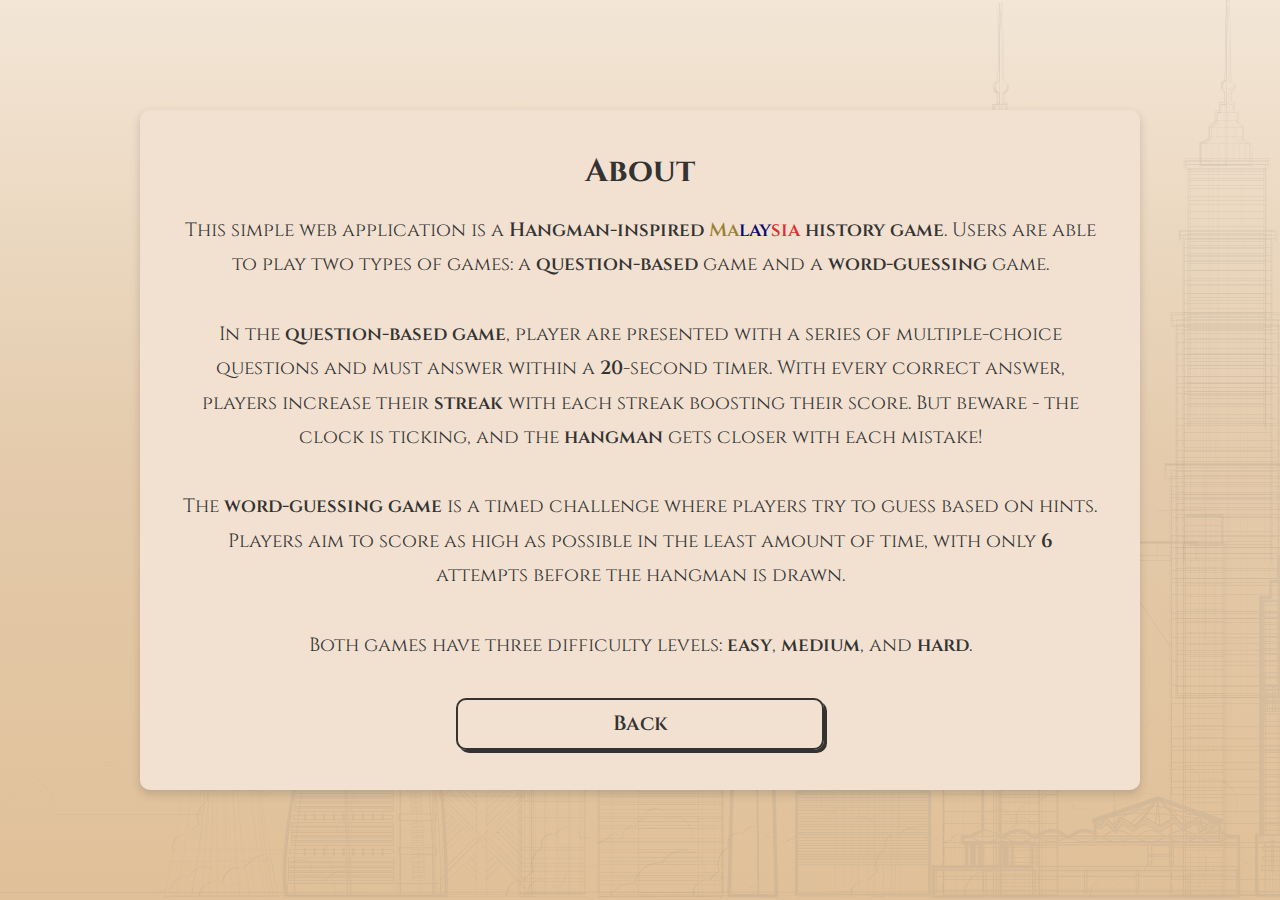
<file: src/main/resources/static/html/about.html>
<!DOCTYPE html>
<html lang="en">

<head>
  <meta charset="UTF-8">
  <meta name="viewport" content="width=device-width, initial-scale=1.0">
  <title>About</title>
  <link rel="stylesheet" href="../styles/styles.css">
  <link rel="stylesheet" href="../styles/about.css">
  <link rel="icon" type="image/svg+xml" href="../images/malaysia-flag-rounded.svg">
</head>

<body>
  <div class="background-decoration"></div>
  <div class="about-container">
    <h1 class="about-title">About</h1>
    <p class="about-text">This simple web application is a <span class="about-highlight">Hangman-inspired <span
          style="color: #9A8033;">Ma</span><span style="color: #08086d;">lay</span><span
          style="color: #df2d2e;">sia</span>
        history game</span>. Users are able to play two types of
      games: a <span class="about-highlight">question-based</span> game and a <span
        class="about-highlight">word-guessing</span> game.<br /><br />In the <span
        class="about-highlight">question-based
        game</span>, player are presented with a series of multiple-choice questions and must answer within a <span
        class="about-highlight">20</span>-second
      timer. With every correct answer, players increase their <span class="about-highlight">streak</span> with each
      streak boosting their score. But beware
      - the clock is ticking, and the <span class="about-highlight">hangman</span> gets closer with each
      mistake!<br /><br />The
      <span class="about-highlight">word-guessing game</span> is a timed challenge where players try to guess based on
      hints. Players aim to score as high as possible in the least amount of time, with only <span
        class="about-highlight">6</span> attempts before the
      hangman is drawn.<br /><br />Both games have three difficulty levels: <span class="about-highlight">easy</span>,
      <span class="about-highlight">medium</span>, and <span class="about-highlight">hard</span>.
    </p>
    <audio id="button-audio" src="../audio/button-click.wav"></audio>
    <div class="back-button-container">
      <button class="back-button" onclick="backToMainMenu()">Back</button>
    </div>
  </div>
  <script src="../scripts/shared.js"></script>
  <script src="../scripts/about.js"></script>
</body>

</html>
</file>
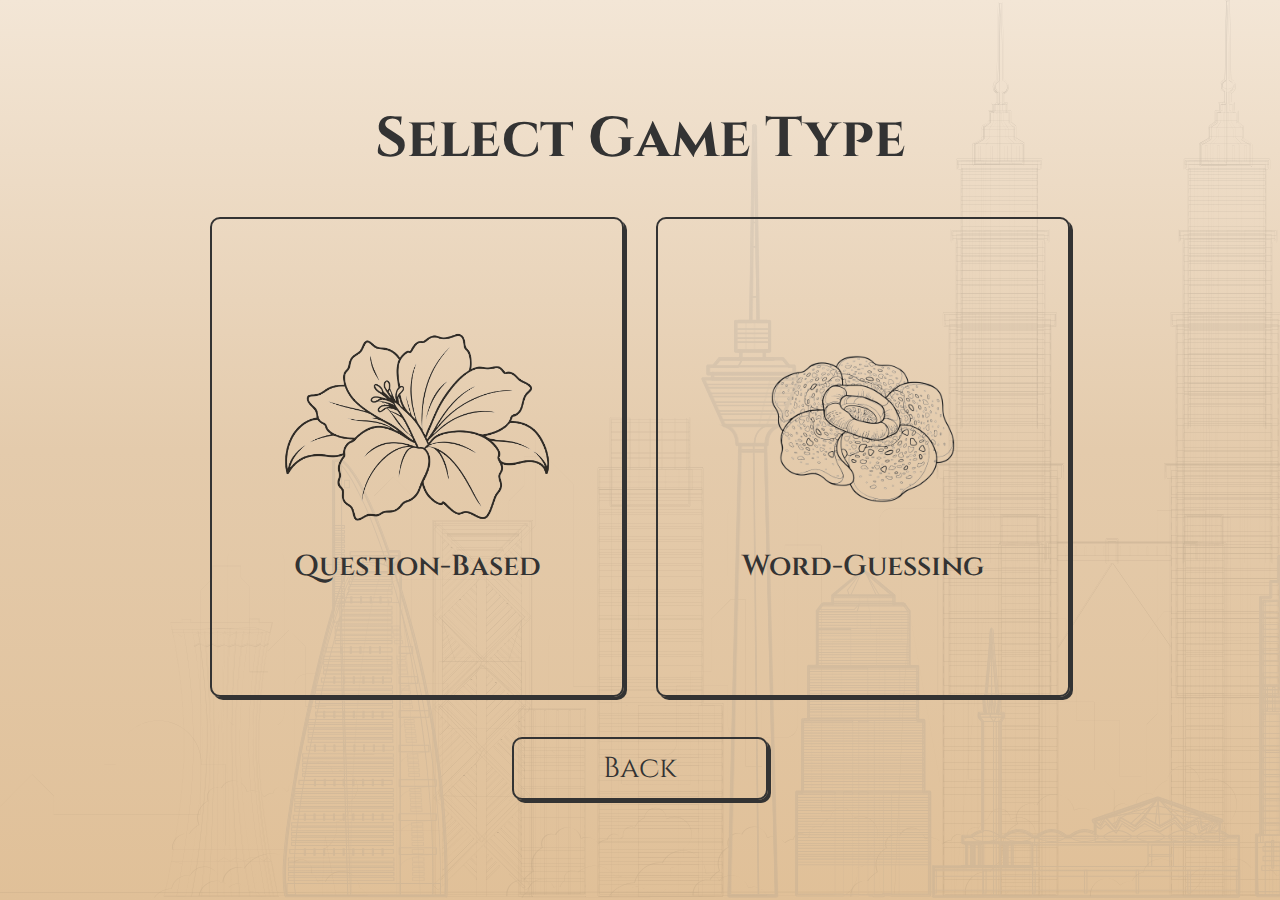
<file: src/main/resources/static/html/game-type.html>
<!DOCTYPE html>
<html lang="en">
<head>
  <meta charset="UTF-8">
  <meta name="viewport" content="width=device-width, initial-scale=1.0">
  <link rel="stylesheet" href="../styles/styles.css">
  <link rel="stylesheet" href="../styles/game-type.css">
  <link rel="icon" type="image/svg+xml" href="../images/malaysia-flag-rounded.svg">
  <title>Document</title>
</head>
<body>  
  <div class="background-decoration"></div>
    <h1 class="game-type-title">Select Game Type</h1>
    <div class="game-type-button-container">
      <audio id="button-audio" src="../audio/button-click.wav"></audio>
      <button class="game-type-button" onclick="playButtonAudio(); selectGameType('question')">
        <div class="game-type-icon question-icon"></div>
        Question-Based
      </button>
      <button class="game-type-button" onclick="playButtonAudio(); selectGameType('word')">
        <div class="game-type-icon word-icon"></div>
        Word-Guessing
      </button>
    </div>
    <button class="back-button" onclick="backToMenu()">Back</button>
    <script src="../scripts/game-type.js"></script>
    <script src="../scripts/shared.js"></script>
</body>
</html>
</file>
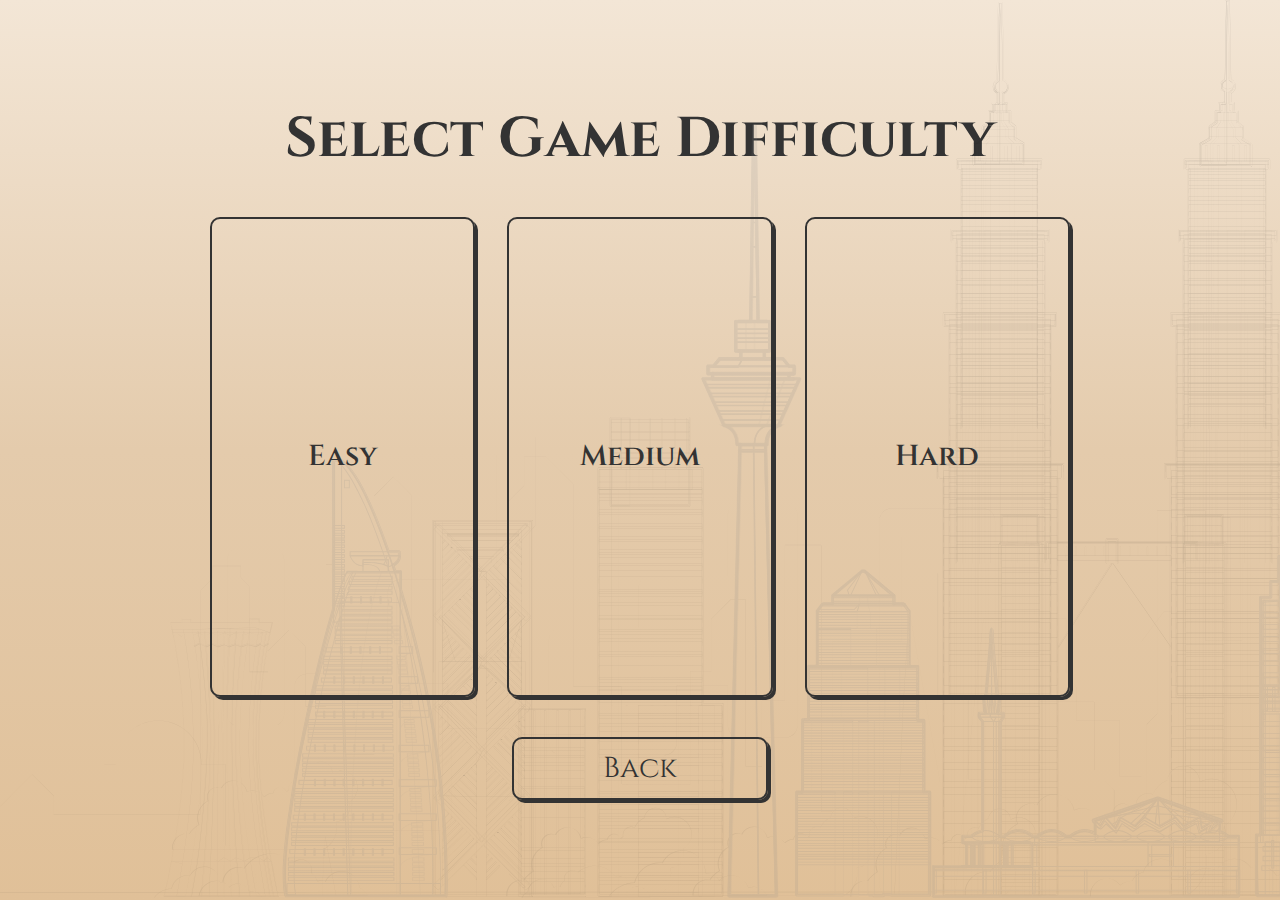
<file: src/main/resources/static/html/question-difficulty.html>
<html lang="en">

<head>
  <meta charset="UTF-8">
  <meta name="viewport" content="width=device-width, initial-scale=1.0">
  <title>Game Difficulty</title>
  <link rel="stylesheet" href="../styles/styles.css">
  <link rel="stylesheet" href="../styles/game-difficulty.css">
  <link rel="icon" type="image/svg+xml" href="../images/malaysia-flag-rounded.svg">
</head>

<body>
  <div class="background-decoration"></div>
  <h1 class="game-difficulty-title">Select Game Difficulty</h1>
  <div class="game-difficulty-button-container">
    <audio id="button-audio" src="../audio/button-click.wav"></audio>
    <button class="game-difficulty-button" onclick="playButtonAudio(); startQuestionGame('easy')">
      <div class="game-difficulty-icon">
        <!-- <img src="../images/easy.png" alt="easy-icon" height="200px"> -->
      </div>
      Easy
    </button>
    <button class="game-difficulty-button" onclick="playButtonAudio(); startQuestionGame('medium')">
      <div class="game-difficulty-icon">
        <!-- <img src="../images/medium.png" alt="medium-icon" height="200px"> -->
      </div>
      Medium
    </button>
    <button class="game-difficulty-button" onclick="playButtonAudio(); startQuestionGame('hard')">
      <div class="game-difficulty-icon">
        <!-- <img src="../images/hard.png" alt="hard-icon" height="200px"> -->
      </div>
      Hard
    </button>
  </div>
  <button class="back-button" onclick="backToGameType()">Back</button>
  <script src="../scripts/shared.js"></script>
  <script src="../scripts/game-difficulty.js"></script>
</body>

</html>
</file>
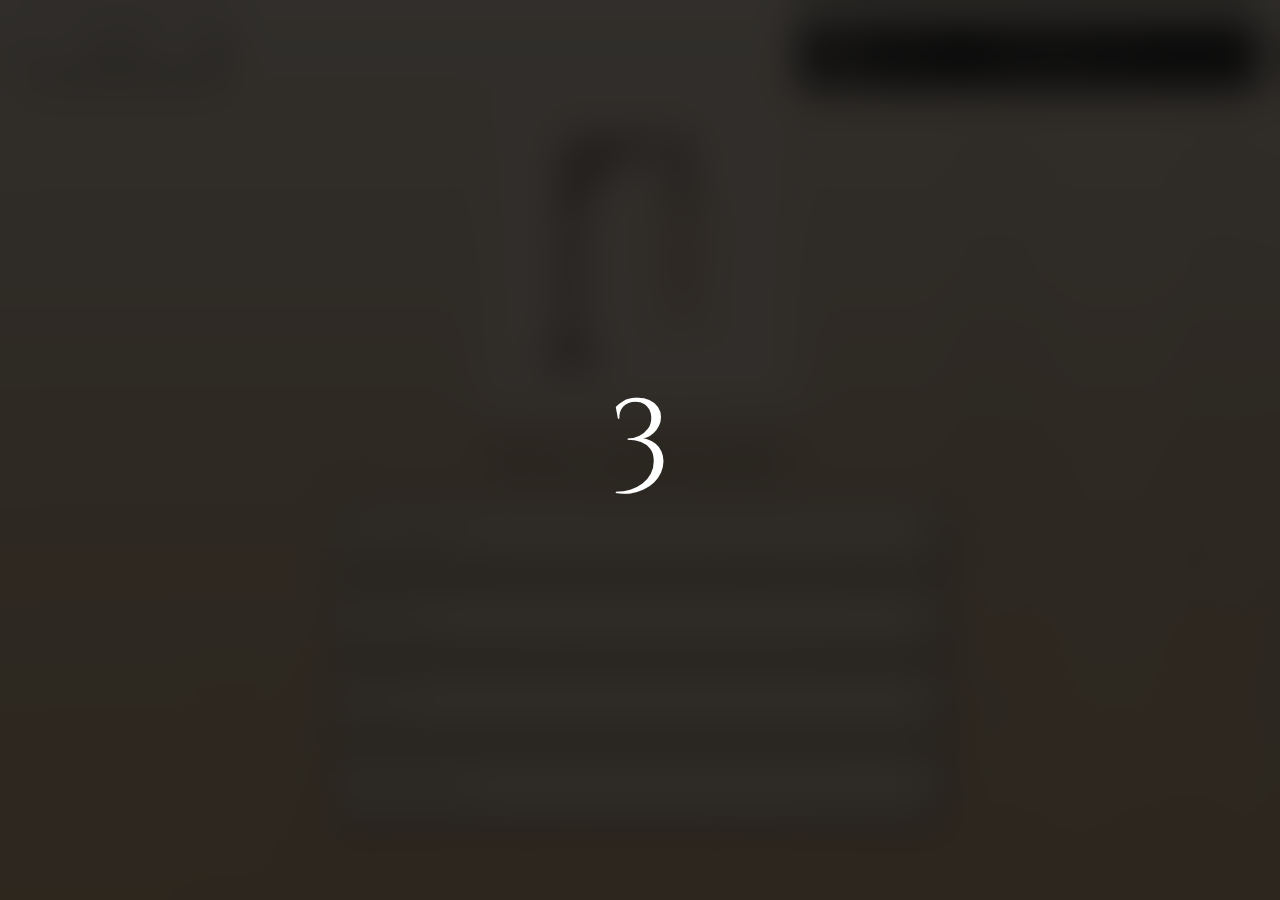
<file: src/main/resources/static/html/question-game.html>
<!DOCTYPE html>
<html lang="en">

<head>
  <meta charset="UTF-8">
  <meta name="viewport" content="width=device-width, initial-scale=1.0">
  <title>Document</title>
  <link rel="stylesheet" href="../styles/styles.css">
  <link rel="stylesheet" href="../styles/game-common.css">
  <link rel="stylesheet" href="../styles/question-game.css">
  <link rel="icon" type="image/svg+xml" href="../images/malaysia-flag-rounded.svg">
</head>

<body>
  <div class="background-decoration"></div>
  <audio id="clock-ticking-audio" src="../audio/clock-ticking.mp3"></audio>
  <button class="back-button" onclick="backToGameDifficulty()">Back</button>
  <div class="hud-container">
    <div class="timer-container">
      <div class="timer-logo"></div>
      <div class="timer-number">20</div>
    </div>
    <div class="score-container">
      <div class="score-text">Score</div>
      <div class="score-number">0</div>
    </div>
  </div>
  <div class="hang-man-container">
    <div class="hang-man-image"></div>
  </div>
  <div class="question-container">
    <div class="question-text">What is Malaysia?</div>
  </div>
  <audio id="correct-audio" src="../audio/right-answer.mp3"></audio>
  <audio id="wrong-audio" src="../audio/wrong-answer.mp3"></audio>
  <audio id="streak-audio" src="../audio/Sweet.wav"></audio>
  <audio id="streak-audio-2" src="../audio/Great.wav"></audio>
  <audio id="streak-audio-3" src="../audio/Awesome.wav"></audio>
  <div class="answer-container">
    <div class="answer-card answer-text">A country</div>
    <div class="answer-card answer-text">A state</div>
    <div class="answer-card answer-text">A city</div>
    <div class="answer-card answer-text">A postcode</div>
  </div>
  <audio id="button-audio" src="../audio/button-click.wav"></audio>
  <audio id="game-over-audio" src="../audio/brass-fail.mp3"></audio>
  <audio id="game-win-audio" src="../audio/victory-sound.mp3"></audio>
  <audio id="game-win-audio-2" src="../audio/YouWin.wav"></audio>
  <div class="modal" id="game-modal" style="display: none;">
    <div class="modal-content">
      <h2 class="modal-title" id="modal-title">Game Over</h2>
      <p class="modal-text">Your score is <span class="score" id="modal-score">0</span></p>
      <div class="modal-buttons">
        <button class="modal-button" id="play-again-button" onclick="playAgain()">Play Again</button>
        <button class="modal-button" id="back-to-menu-button" onclick="backToMenu()">Back to Menu</button>
      </div>
    </div>
  </div>
  <audio id="countdown-audio" src="../audio/countdown.mp3"></audio>
  <div class="countdown-container">
    <div class="countdown-text">3</div>
  </div>
  <script src="../scripts/shared.js"></script>
  <script src="../scripts/question-game.js"></script>
</body>

</html>
</file>
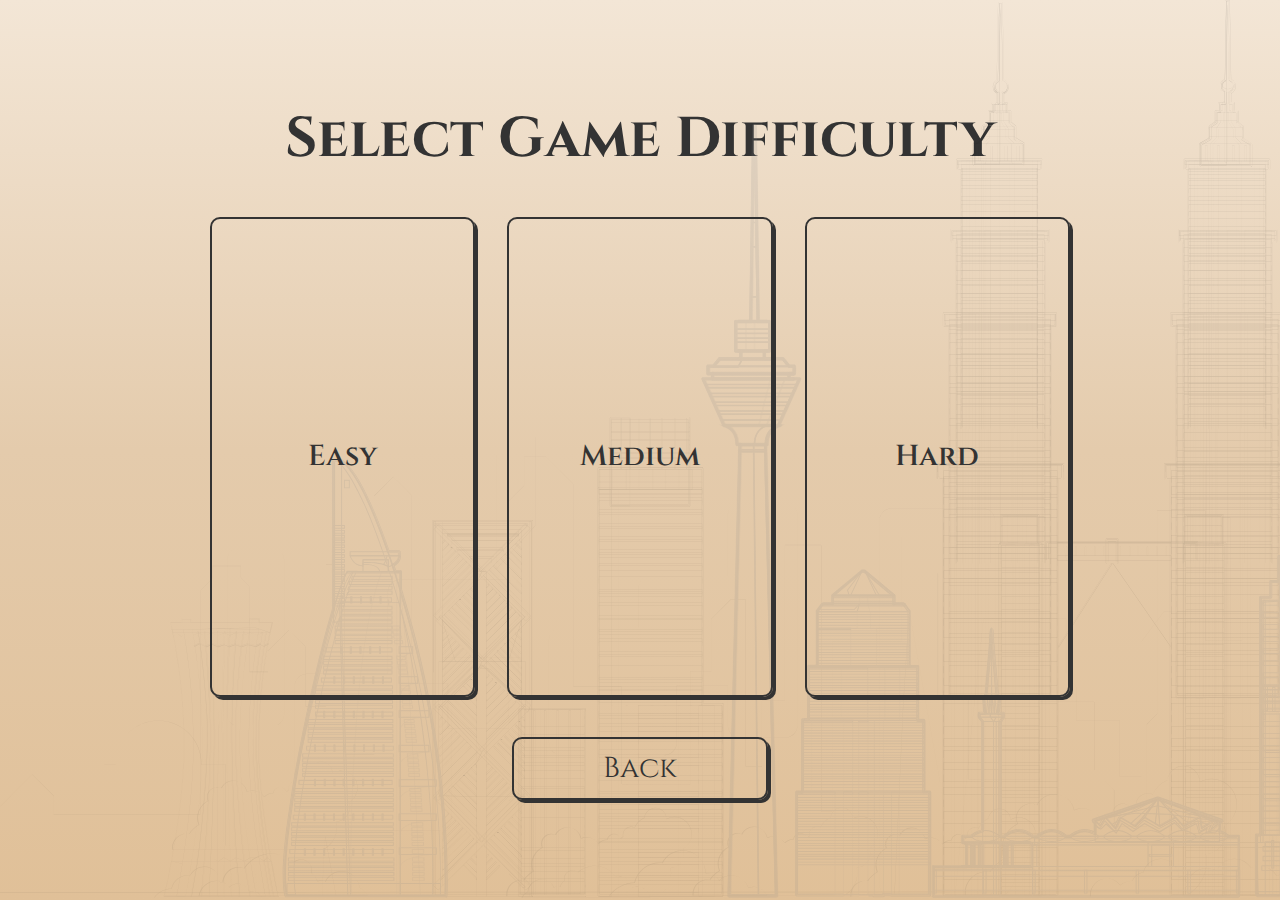
<file: src/main/resources/static/html/word-difficulty.html>
<html lang="en">

<head>
  <meta charset="UTF-8">
  <meta name="viewport" content="width=device-width, initial-scale=1.0">
  <title>Game Difficulty</title>
  <link rel="stylesheet" href="../styles/styles.css">
  <link rel="stylesheet" href="../styles/game-difficulty.css">
  <link rel="icon" type="image/svg+xml" href="../images/malaysia-flag-rounded.svg">
</head>

<body>
  <div class="background-decoration"></div>
  <h1 class="game-difficulty-title">Select Game Difficulty</h1>
  <div class="game-difficulty-button-container">
    <audio id="button-audio" src="../audio/button-click.wav"></audio>
    <button class="game-difficulty-button" onclick="playButtonAudio(); startWordGame('easy')">
      <div class="game-difficulty-icon">
        <!-- <img src="../images/easy.png" alt="easy-icon" height="200px"> -->
      </div>
      Easy
    </button>
    <button class="game-difficulty-button" onclick="playButtonAudio(); startWordGame('medium')">
      <div class="game-difficulty-icon">
        <!-- <img src="../images/medium.png" alt="medium-icon" height="200px"> -->
      </div>
      Medium
    </button>
    <button class="game-difficulty-button" onclick="playButtonAudio(); startWordGame('hard')">
      <div class="game-difficulty-icon">
        <!-- <img src="../images/hard.png" alt="hard-icon" height="200px"> -->
      </div>
      Hard
    </button>
  </div>
  <button class="back-button" onclick="backToGameType()">Back</button>
  <script src="../scripts/shared.js"></script>
  <script src="../scripts/game-difficulty.js"></script>
</body>

</html>
</file>
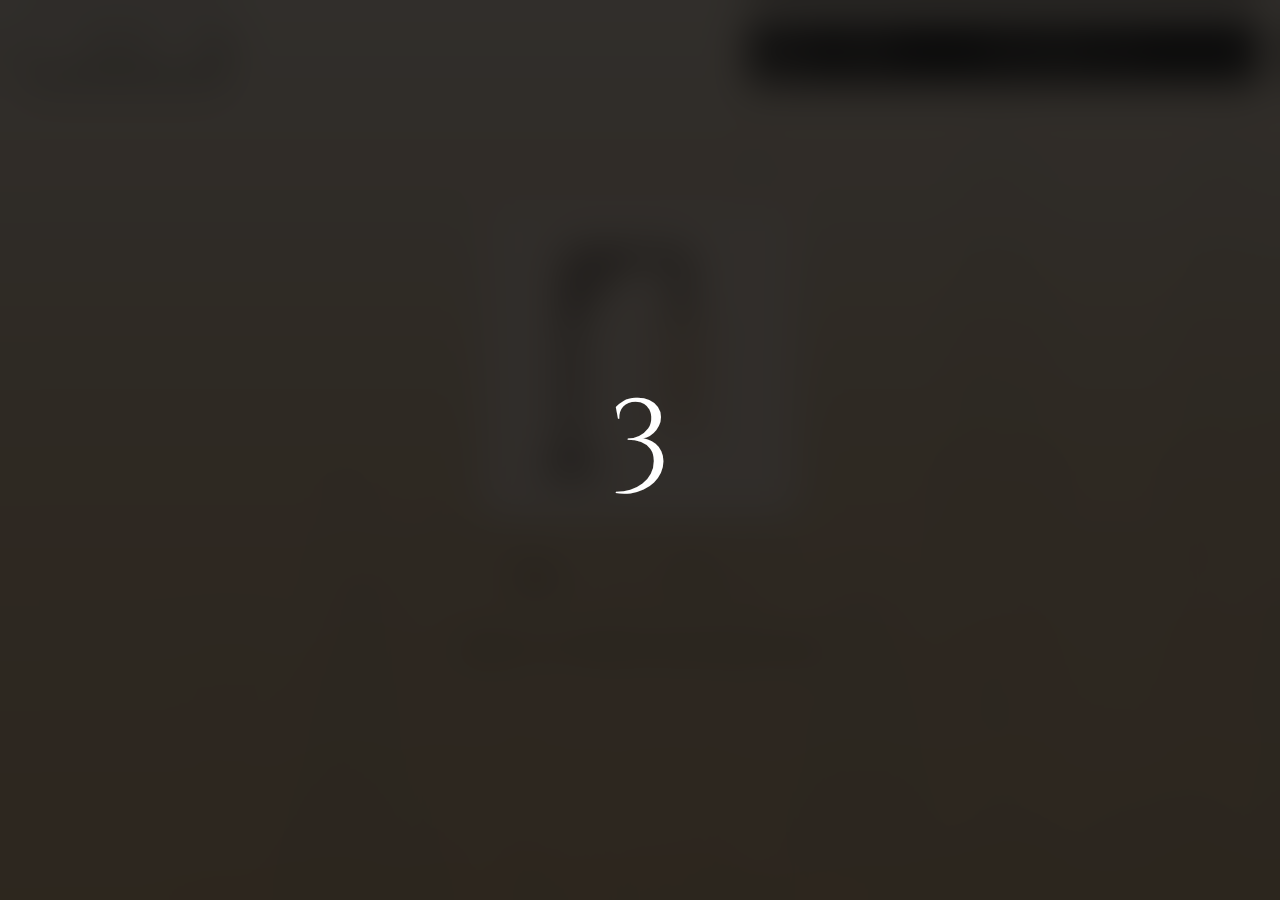
<file: src/main/resources/static/html/word-game.html>
<!DOCTYPE html>
<html lang="en">

<head>
  <meta charset="UTF-8">
  <meta name="viewport" content="width=device-width, initial-scale=1.0">
  <title>Word Game</title>
  <link rel="stylesheet" href="../styles/styles.css">
  <link rel="stylesheet" href="../styles/game-common.css">
  <link rel="stylesheet" href="../styles/word-game.css">
  <link rel="icon" type="image/svg+xml" href="../images/malaysia-flag-rounded.svg">
</head>

<body>
  <div class="background-decoration"></div>
  <div class="back-button" onclick="backToGameDifficulty()">Back</div>
  <div class="hud-container">
    <div class="timer-container">
      <div class="timer-logo"></div>
      <div class="timer-number">0:00</div>
    </div>
    <div class="score-container">
      <div class="score-text">Score</div>
      <div class="score-number">0</div>
    </div>
  </div>
  <div class="hang-man-container">
    <div class="hang-man-image"></div>
  </div>
  <div class="word-container">
    <div class="word-text">M _ _ _ _ S _ _</div>
  </div>
  <div class="hint-container">
    <div class="hint-text">Hint: A country in Southeast Asia</div>
  </div>
  <audio id="correct-audio" src="../audio/right-answer.mp3"></audio>
  <audio id="wrong-audio" src="../audio/wrong-answer.mp3"></audio>
  <div class="keyboard-container">
  </div>
  <audio id="button-audio" src="../audio/button-click.wav"></audio>
  <audio id="game-over-audio" src="../audio/brass-fail.mp3"></audio>
  <audio id="game-win-audio" src="../audio/victory-sound.mp3"></audio>
  <audio id="game-win-audio-2" src="../audio/YouWin.wav"></audio>
  <div class="modal" id="game-modal" style="display: none;">
    <div class="modal-content">
      <h2 class="modal-title" id="modal-title">Game Over</h2>
      <p class="modal-text">Your score is <span class="score" id="modal-score">0</span></p>
      <div class="modal-buttons">
        <button class="modal-button" id="play-again-button" onclick="playAgain()">Play Again</button>
        <button class="modal-button" id="back-to-menu-button" onclick="backToMenu()">Back to Menu</button>
      </div>
    </div>
  </div>
  <audio id="countdown-audio" src="../audio/countdown.mp3"></audio>
  <div class="countdown-container">
    <div class="countdown-text">3</div>
  </div>
  <script src="../scripts/shared.js"></script>
  <script src="../scripts/word-game.js"></script>
</body>

</html>
</file>
<file: src/main/resources/static/styles/styles.css>
@import url('https://fonts.googleapis.com/css2?family=Bungee&display=swap');

@import url('https://fonts.googleapis.com/css2?family=Cinzel:wght@400;700&display=swap');

* {
  margin: 0;
  padding: 0;
  box-sizing: border-box;
}

html, body {
  position: relative;
  background: linear-gradient(to top, #e0c098, #e4cbac, #f3e6d6);
  min-height: 100vh;
  width: 100%;
  display: flex;
  flex-direction: column;
  justify-content: center;
  align-items: center;
  font-family: 'Cinzel', serif;
}

.background-decoration {
  position: absolute;
  background-image: url(../images/ethkl-background.svg);
  background-size: cover;
  background-repeat: no-repeat;
  width: 100%;
  height: 100%;
}

.modal {
  position: fixed;
  left: 0;
  top: 0;
  right: 0;
  bottom: 0;
  width: 100%;
  height: 100%;
  overflow: auto;
  background-color: rgba(0, 0, 0, 0.4);
  z-index: 10;
  display: flex;
  justify-content: center;
  align-items: center;
}

.modal-content {
  margin: 10% auto;
  padding: 40px 20px;
  width: calc(100% - 40px);
  max-width: 480px;
  min-height: 500px;
  background-color: #f5e4d7;
  border-radius: 10px;
  box-shadow: 0 4px 10px rgba(51, 51, 51, 0.2);
  display: flex;
  flex-direction: column;
  justify-content: center;
  gap: 40px;
}

.modal-title {
  font-size: 2.5rem;
  color: #333;
  text-align: center;
}

.modal-text {
  font-size: 1.5rem;
  color: #333;
  text-align: center;
}

.modal-description {
  font-size: 1.2rem;
  color: #333;
  text-align: center;
}

.score {
  font-size: 1.8rem;
  color: #333;
  margin-bottom: 20px;
  text-align: center;
}

.modal-buttons {
  display: flex;
  flex-direction: column;
  justify-content: center;
  align-items: center;
  gap: 20px;
}

.modal-button {
  width: 70%;
  padding: 10px 20px;
  font-family: 'Cinzel', serif !important;
  font-size: 1.3rem;
  font-weight: 600;
  background-color: transparent;
  color: #333;
  border: 2px solid #333;
  border-radius: 10px;
  box-shadow: 3px 3px #333;
  cursor: pointer;
}

.modal-button:active {
  box-shadow: none;
  transform: translate(3px, 3px);
}

/* width */
::-webkit-scrollbar {
  width: 4px;
}

/* Track */
::-webkit-scrollbar-track {
  background: #f2e1d1;
}

/* Handle */
::-webkit-scrollbar-thumb {
  background: #333;
}

/* Handle on hover */
::-webkit-scrollbar-thumb:hover {
  background: #888;
}
</file>
<file: src/main/resources/static/styles/about.css>
.about-container {
  display: flex;
  flex-direction: column;
  justify-content: center;
  align-items: center;
  width: 100%;
  max-width: 1000px;
  margin: 20px auto;
  padding: 40px;
  border-radius: 10px;
  background-color: #f2e1d1;
  box-shadow: 0 4px 10px rgba(51, 51, 51, 0.2);
  z-index: 1;
}

.about-title {
  font-size: 2rem;
  color: #333;
  text-align: center;
  margin-bottom: 20px;
}

.about-text {
  font-size: 1.2rem;
  color: #333;
  text-align: center;
  line-height: 1.8;
}

.about-highlight {
  font-weight: 600;
  color: #333;
}

.back-button-container {
  width: 100%;
  display: flex;
  justify-content: center;
  align-items: center;
  margin-top: 36px;
}

.back-button {
  width: 40%;
  padding: 10px 20px;
  font-family: 'Cinzel', serif !important;
  font-size: 1.3rem;
  font-weight: 600;
  background-color: transparent;
  color: #333;
  border: 2px solid #333;
  border-radius: 10px;
  box-shadow: 3px 3px #333;
  cursor: pointer;
}

.back-button:active {
  box-shadow: none;
  transform: translate(3px, 3px);
}
</file>
<file: src/main/resources/static/styles/game-type.css>
.game-type-title {
  font-size: 3.5rem;
  color: #333;
  text-align: center;
  margin-bottom: 20px;
}

.game-type-button-container {
  width: calc(100% - 40px);
  max-width: 900px;
  display: flex;
  gap: 2rem;
  padding: 20px;
  justify-content: center;
}

.game-type-button {
  position: relative;
  min-height: 480px;
  font-family: 'Cinzel', serif !important;
  flex-grow: 1;
  flex-basis: calc(50% - 2rem);
  font-size: 1.8rem;
  font-weight: 600;
  color: #333;
  border-radius: 10px;
  border: 2px solid #333;
  background: transparent;
  box-shadow: 3px 3px #333;
  cursor: pointer;
}

.game-type-button:active {
  box-shadow: none;
  transform: translate(3px, 3px);
}

.game-type-icon {
  background-repeat: no-repeat;
  background-size: contain;
  background-position: center;
  width: 100%;
  height: 200px;
  aspect-ratio: 1; 
  margin-bottom: 20px;
}

.question-icon {
  background-image: url(../images/hibiscus-malaysia.png);
  opacity: 0.8;
}

.word-icon {
  background-image: url(../images/rafflesia-malaysia.png);
  opacity: 1;
}

.back-button {
  font-family: 'Cinzel', serif !important;
  width: 20%;
  margin-top: 20px;
  font-size: 1.8rem;
  background-color: transparent;
  color: #333;
  border: 2px solid #333;
  border-radius: 10px;
  padding: 10px 20px;
  box-shadow: 3px 3px #333;
  cursor: pointer;
  z-index: 1;
  display: flex;
  justify-content: center;
  align-items: center;
}

.back-button:active {
  box-shadow: none;
  transform: translate(3px, 3px);
}
</file>
<file: src/main/resources/static/styles/game-difficulty.css>
.game-difficulty-title {
  font-size: 3.5rem;
  color: #333;
  margin-bottom: 20px;
}

.game-difficulty-button-container {
  width: calc(100% - 40px);
  max-width: 900px;
  display: flex;
  flex-direction: row;
  gap: 2rem;
  padding: 20px;
  justify-content: center;
}

.game-difficulty-button {
  position: relative;
  font-family: 'Cinzel', serif !important;
  flex-grow: 1;
  flex-basis: calc(33.33% - 2rem);
  min-height: 480px;
  font-size: 1.8rem;
  font-weight: 600;
  background-color: transparent;
  color: #333;
  border: 2px solid #333;
  border-radius: 10px;
  box-shadow: 3px 3px #333;
  cursor: pointer;
}

.game-difficulty-button:active {
  box-shadow: none;
  transform: translate(3px, 3px);
}

.back-button {
  font-family: 'Cinzel', serif !important;
  width: 20%;
  margin-top: 20px;
  font-size: 1.8rem;
  background-color: transparent;
  color: #333;
  border: 2px solid #333;
  border-radius: 10px;
  padding: 10px 20px;
  box-shadow: 3px 3px #333;
  cursor: pointer;
  z-index: 1;
  display: flex;
  justify-content: center;
  align-items: center;
}

.back-button:active {
  box-shadow: none;
  transform: translate(3px, 3px);
}
</file>
<file: src/main/resources/static/styles/game-common.css>
.countdown-container {
  position: absolute;
  top: 0;
  left: 0;
  width: 100%;
  height: 100%;
  background-color: rgba(0, 0, 0, 0.8);
  backdrop-filter: blur(20px);
  display: flex;
  justify-content: center;
  align-items: center;
  z-index: 100;
}

.countdown-text {
  font-size: 8rem;
  color: white;
}
</file>
<file: src/main/resources/static/styles/question-game.css>
.hang-man-container {
  display: flex;
  justify-content: center;
  align-items: center;
  background: #f2e1d1;
  border-radius: 10px;
  padding: 20px;
  margin: 10px;
  box-shadow: 0 4px 10px rgba(51, 51, 51, 0.2);
  z-index: 1;
}

.hang-man-image {
  background-image: url(../images/hangman-default.png);
  background-size: contain;
  background-repeat: no-repeat;
  background-position: center;
  width: 100%;
  max-width: 280px;
  height: 280px;
  aspect-ratio: 1;
}

.question-container {
  text-align: center;
  margin: 20px;
  z-index: 1;
}

.question-text {
  font-size: 2rem;
  color: #333;
}

.answer-container {
  width: calc(100% - 40px);
  max-width: 600px;
  display: flex;
  flex-direction: column;
  gap: 15px;
  justify-content: center;
  z-index: 1;
}

.answer-card {
  /* width: 100%;
  background-color: #f2e1d1;
  border-radius: 5px;
  padding: 20px;
  text-align: center;
  cursor: pointer;
  box-shadow: 0 4px 10px rgba(51, 51, 51, 0.2);
  transition: transform 0.3s; */

  padding: 20px;
  width: 100%;
  background-color: #ecdac3;
  color: #333;
  border: 2px solid #333;
  border-radius: 10px;
  box-shadow: 3px 3px #333;
  cursor: pointer;
}

.answer-card:active {
  box-shadow: none;
  transform: translate(3px, 3px);
}

.answer-text {
  font-size: 1.1rem;
  color: #333;
}

.correct {
  background-color: #4CAF50;
}

.incorrect {
  background-color: #dc3545;
}

.back-button {
  font-family: 'Cinzel', serif !important;
  position: absolute;
  text-transform: uppercase;
  font-size: 1.5rem;
  top: 20px;
  left: 20px;
  padding: 10px 20px;
  width: 200px;
  background-color: transparent;
  color: #333;
  border: 2px solid #333;
  border-radius: 10px;
  box-shadow: 3px 3px #333;
  cursor: pointer;
  display: flex;
  justify-content: center;
  align-items: center;
  z-index: 1;
}

.back-button:active {
  box-shadow: none;
  transform: translate(3px, 3px);
}

.hud-container {
  position: absolute;
  top: 20px;
  right: 20px;
  display: flex;
  align-items: center;
  gap: 20px;
  padding: 10px 20px;
  border-radius: 5px;
  background-color: #333;
  z-index: 1;
}

.timer-container {
  width: 150px;
  display: flex;
  align-items: center;
  gap: 20px;
  border-radius: 5px;
  background-color: #333;
}

.timer-logo {
  background-image: url(../images/timer-icon.svg);
  background-size: contain;
  background-repeat: no-repeat;
  width: 50px;
  height: 50px;
}

.timer-number {
  font-size: 2rem;
  color: #f5e4d7;
}

.score-container {
  width: 250px;
  display: flex;
  align-items: center;
  gap: 20px;
  border-radius: 5px;
  background-color: #333;
}

.score-text {
  font-size: 2rem;
  color: #f5e4d7;
}

.score-number {
  font-size: 2rem;
  color: #f5e4d7;
}
</file>
<file: src/main/resources/static/styles/word-game.css>
.hang-man-container {
  display: flex;
  justify-content: center;
  align-items: center;
  background: #f2e1d1;
  border-radius: 10px;
  padding: 20px;
  margin: 10px;
  box-shadow: 0 4px 10px rgba(51, 51, 51, 0.2);
  z-index: 1;
}

.hang-man-image {
  background-image: url(../images/hangman-default.png);
  background-size: contain;
  background-repeat: no-repeat;
  background-position: center;
  width: 100%;
  max-width: 280px;
  height: 280px;
  aspect-ratio: 1;
}

.word-container {
  text-align: center;
  margin: 20px;
  z-index: 1;
}

.word-text {
  font-size: 2.5rem;
  color: #333;
}

.hint-container {
  text-align: center;
  margin: 10px;
  z-index: 1;
}

.hint-text {
  font-weight: 500;
  font-size: 1.2rem;
  color: #333;
}

.keyboard-container {
  width: calc(100% - 40px);
  max-width: 800px;
  display: grid;
  grid-template-columns: repeat(auto-fit, minmax(50px, 1fr));
  gap: 10px;
  margin: 20px auto;
  z-index: 1;
  justify-items: center;
}

.keyboard-key {
  width: 100%;
  aspect-ratio: 1;
  display: flex;
  justify-content: center;
  align-items: center;
  font-size: 1.5rem;
  color: #fafafa;
  border-radius: 10px;
  border: 2px solid #f5e4d7;
  background: #333;
  box-shadow: 3px 3px #f5e4d7;
  cursor: pointer;
}

.keyboard-key:active {
  box-shadow: none;
  transform: translate(3px, 3px);
}


/* .answer-container {
  width: calc(100% - 40px);
  max-width: 600px;
  display: flex;
  flex-direction: column;
  gap: 15px;
  justify-content: center;
  z-index: 1;
}

.answer-card {
  width: 100%;
  background-color: #f2e1d1;
  border-radius: 5px;
  padding: 20px;
  text-align: center;
  cursor: pointer;
  box-shadow: 0 4px 10px rgba(51, 51, 51, 0.2);
  transition: transform 0.3s;
} */

/* .answer-card:hover {
  transform: scale(1.05);
}

.answer-text {
  font-size: 1.1rem;
  color: #333;
} */

.correct {
  background-color: #4CAF50;
}

.incorrect {
  background-color: #dc3545;
}

.back-button {
  font-family: 'Cinzel', serif !important;
  position: absolute;
  text-transform: uppercase;
  font-size: 1.5rem;
  top: 20px;
  left: 20px;
  padding: 10px 20px;
  width: 200px;
  background-color: transparent;
  color: #333;
  border: 2px solid #333;
  border-radius: 10px;
  box-shadow: 3px 3px #333;
  cursor: pointer;
  display: flex;
  justify-content: center;
  align-items: center;
  z-index: 1;
}

.back-button:active {
  box-shadow: none;
  transform: translate(3px, 3px);
}

.hud-container {
  position: absolute;
  top: 20px;
  right: 20px;
  display: flex;
  align-items: center;
  gap: 20px;
  padding: 10px 20px;
  border-radius: 5px;
  background-color: #333;
  z-index: 1;
}

.timer-container {
  width: 200px;
  display: flex;
  align-items: center;
  gap: 20px;
  border-radius: 5px;
  background-color: #333;
  z-index: 2;
}

.timer-logo {
  background-image: url(../images/timer-icon.svg);
  background-size: contain;
  background-repeat: no-repeat;
  width: 40px;
  height: 40px;
}

.timer-number {
  font-size: 2rem;
  color: #f5e4d7;
}

.score-container {
  width: 250px;
  display: flex;
  align-items: center;
  gap: 20px;
  border-radius: 5px;
  background-color: #333;
  z-index: 2;
}

.score-text {
  font-size: 2rem;
  color: #f5e4d7;
}

.score-number {
  font-size: 2rem;
  color: #f5e4d7;
}
</file>
